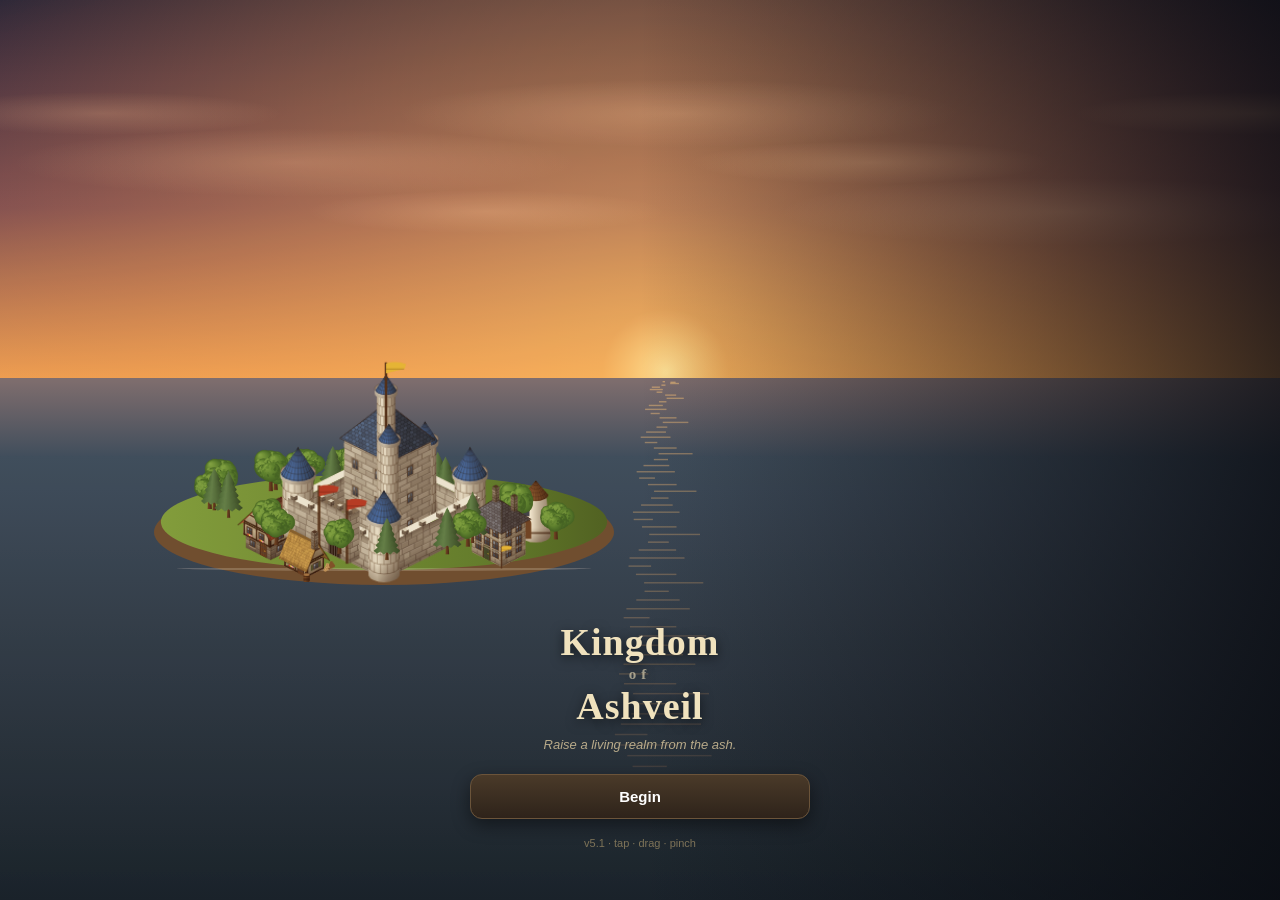
<file: index.html>
<!doctype html>
<html lang="en">
<head>
<meta charset="utf-8">
<meta name="viewport" content="width=device-width, initial-scale=1, maximum-scale=1, user-scalable=no, viewport-fit=cover">
<meta name="theme-color" content="#1b2a1e">
<meta name="mobile-web-app-capable" content="yes">
<meta name="apple-mobile-web-app-capable" content="yes">
<meta name="apple-mobile-web-app-status-bar-style" content="black-translucent">
<meta name="description" content="Kingdom of Ashveil - build a living medieval kingdom on your phone.">
<title>Kingdom of Ashveil</title>
<link rel="manifest" href="manifest.webmanifest">
<link rel="icon" href="data:image/svg+xml,%3Csvg xmlns='http://www.w3.org/2000/svg' viewBox='0 0 64 64'%3E%3Crect width='64' height='64' rx='12' fill='%232f5d34'/%3E%3Cpath d='M14 44h36v6H14z' fill='%23d9c89a'/%3E%3Cpath d='M16 24l6 6 5-10 5 10 5-10 5 10 6-6v20H16z' fill='%23e8dcb5'/%3E%3C/svg%3E">
<link rel="stylesheet" href="css/style.css">
</head>
<body>

<div id="app">
  <canvas id="scene"></canvas>

  <!-- ============ TOP HUD ============ -->
  <header id="hud-top">
    <div class="res-strip" id="res-strip"></div>
    <div class="hud-row2">
      <button class="chip season-chip" id="season-chip" type="button">
        <span id="season-icon">🌱</span>
        <span id="season-name">Spring</span>
        <span class="year" id="year-label">Yr 1</span>
      </button>
      <div class="season-bar"><div class="season-fill" id="season-fill"></div></div>
      <div class="speed-group">
        <button class="spd" id="spd-0" type="button" aria-label="Pause">❚❚</button>
        <button class="spd active" id="spd-1" type="button">1×</button>
        <button class="spd" id="spd-2" type="button">2×</button>
        <button class="spd" id="spd-3" type="button">4×</button>
        <button class="spd" id="spd-4" type="button">8×</button>
      </div>
    </div>
    <div class="hud-row3">
      <span class="mini" id="mini-pop">👥 0/0</span>
      <span class="mini" id="mini-happy">🙂 0%</span>
      <span class="mini" id="mini-army">⚔️ 0/0</span>
      <span class="mini" id="mini-note"></span>
      <button class="mini grow-chip" id="grow-chip" type="button">🌱 Growth: off</button>
    </div>
    <button id="goal-card" type="button">
      <span class="gc-ch" id="gc-ch">Chapter I</span>
      <span class="gc-goal" id="gc-goal">—</span>
      <span class="gc-bar"><i id="gc-fill"></i></span>
    </button>
  </header>

  <!-- ============ FLOATING SIDE BUTTONS ============ -->
  <div id="side-tools">
    <button class="tool-btn hidden" id="btn-letters" type="button" title="Letters waiting">📜<span class="tool-badge" id="letter-badge">0</span></button>
    <button class="tool-btn" id="btn-alerts" type="button" title="What needs attention">🔔<span class="tool-badge hidden" id="alert-badge">0</span></button>
    <button class="tool-btn" id="btn-decrees" type="button" title="Royal decrees">👑</button>
    <button class="tool-btn" id="btn-center" type="button" title="Centre on castle">🎯</button>
    <button class="tool-btn" id="btn-sound" type="button" title="Sound">🔊</button>
    <button class="tool-btn" id="btn-menu" type="button" title="Menu">☰</button>
  </div>

  <!-- ============ ALERT / TOAST STACK ============ -->
  <div id="toasts"></div>

  <!-- ============ TILE INSPECTOR ============ -->
  <div id="inspector" class="hidden">
    <div class="insp-head">
      <div class="insp-icon" id="insp-icon"></div>
      <div class="insp-title">
        <h3 id="insp-name">Tile</h3>
        <p id="insp-sub">—</p>
      </div>
      <button class="x" id="insp-close" type="button">✕</button>
    </div>
    <div id="insp-body"></div>
    <div id="insp-actions"></div>
  </div>

  <!-- ============ BUILD GHOST BANNER ============ -->
  <div id="build-banner" class="hidden">
    <span id="build-banner-text">Tap a tile to place</span>
    <button id="build-row" type="button" title="Drag to lay a row">⟷ Row</button>
    <button id="build-cancel" type="button">Done</button>
  </div>

  <div id="war-hud" class="hidden">
    <div class="war-head"><b id="war-title">Raid</b><span id="war-count"></span></div>
    <div id="war-squads"></div>
    <div class="war-orders">
      <button type="button" data-o="engage">⚔️ Charge</button>
      <button type="button" data-o="hold">🛡️ Hold</button>
      <button type="button" data-o="retreat">🏰 Fall back</button>
    </div>
    <p id="war-hint">Tap a squad, then tap where to send it.</p>
  </div>
  <button id="undo-chip" class="hidden" type="button">↶ Undo <span id="undo-left"></span></button>

  <!-- ============ BOTTOM NAV ============ -->
  <nav id="hud-bottom">
    <button class="nav-btn" data-panel="build" type="button"><span>🏗️</span><b>Build</b></button>
    <button class="nav-btn" data-panel="people" type="button"><span>👥</span><b>People</b></button>
    <button class="nav-btn" data-panel="army" type="button"><span>⚔️</span><b>Army</b></button>
    <button class="nav-btn" data-panel="tech" type="button"><span>📜</span><b>Tech</b></button>
    <button class="nav-btn" data-panel="world" type="button"><span>🗺️</span><b>World</b></button>
  </nav>

  <!-- ============ SLIDE-UP SHEET ============ -->
  <div id="sheet-scrim" class="hidden"></div>
  <section id="sheet" class="hidden">
    <div class="sheet-grab"></div>
    <div class="sheet-head">
      <h2 id="sheet-title">Build</h2>
      <button class="x" id="sheet-close" type="button">✕</button>
    </div>
    <div id="sheet-tabs"></div>
    <div id="sheet-body"></div>
  </section>

  <!-- ============ BATTLE OVERLAY ============ -->
  <div id="battle" class="hidden">
    <canvas id="battle-canvas"></canvas>
    <div id="battle-deploy" class="hidden">
      <div class="dep-card">
        <h2 id="dep-title">Order of Battle</h2>
        <p id="dep-sub">Choose your ground and how much to hold back.</p>
        <p class="dep-label">The ground</p>
        <div id="dep-ground"></div>
        <p class="dep-label">Reserve</p>
        <p class="dep-hint">Held back from the first clash. Commit them when it matters — or keep them and they walk home whatever happens.</p>
        <div id="dep-reserve"></div>
        <div id="dep-summary"></div>
        <button id="dep-begin" type="button">Give the order</button>
        <button id="dep-quick" type="button">⚡ Settle it quickly — no watching</button>
      </div>
    </div>

    <div id="battle-hud">
      <div class="bt-head">
        <div class="bt-side ours"><b id="bt-our-name">Ashveil</b><span id="bt-our-count">0</span></div>
        <div class="bt-vs" id="bt-phase">Deploying</div>
        <div class="bt-side theirs"><b id="bt-foe-name">Brannoch</b><span id="bt-foe-count">0</span></div>
      </div>
      <div class="bt-strength">
        <div class="bt-fill ours" id="bt-our-bar"></div>
        <div class="bt-fill theirs" id="bt-foe-bar"></div>
      </div>
      <div id="bt-log"></div>
      <div id="bt-squads"></div>
      <div id="bt-orders"></div>
      <div id="bt-result" class="hidden">
        <h2 id="bt-result-title">Victory</h2>
        <div id="bt-result-body"></div>
        <button id="bt-done" type="button">Return to Ashveil</button>
      </div>
    </div>
  </div>

  <!-- ============ EVENT MODAL ============ -->
  <div id="event-modal" class="hidden">
    <div class="ev-card">
      <div class="ev-art" id="ev-art">📜</div>
      <h2 id="ev-title">An Event</h2>
      <p id="ev-text"></p>
      <div id="ev-choices"></div>
    </div>
  </div>

  <!-- ============ TITLE SCREEN ============ -->
  <div id="title-screen">
    <canvas id="title-art"></canvas>
    <div class="title-inner">
      <h1>Kingdom<span>of</span>Ashveil</h1>
      <p class="tagline">Raise a living realm from the ash.</p>
      <button class="primary" id="btn-continue" type="button">Continue</button>
      <button class="primary" id="btn-new" type="button">New Kingdom</button>
      <div id="setup" class="hidden">
        <p class="setup-label">Your ruler</p>
        <div class="ruler-row">
          <input id="ruler-name" maxlength="16" autocomplete="off" aria-label="Your name">
          <button type="button" class="setup-pill" id="ruler-title">Queen</button>
        </div>
        <div class="ruler-row">
          <span class="house-of">of House</span><input id="ruler-house" maxlength="16" autocomplete="off" aria-label="House">
          <button type="button" class="setup-pill" id="ruler-dice" title="Roll another">🎲</button>
        </div>
        <div class="setup-row banner-row" id="banner-row"></div>
        <p class="setup-label">The island</p><div class="setup-row" data-k="map"></div>
        <p class="setup-label">The world</p><div class="setup-row" data-k="diff"></div>
        <p class="setup-label">The beginning</p><div class="setup-row" data-k="scen"></div>
        <p id="setup-desc"></p>
        <button class="primary" id="btn-found" type="button">Found the kingdom</button>
        <button class="setup-back" id="btn-setup-back" type="button">Back</button>
      </div>
      <div id="loading" class="hidden"><p>Raising the land…</p><div class="load-bar"><i id="load-fill"></i></div></div>
      <p class="version">v5.1 · tap · drag · pinch</p>
    </div>
  </div>
</div>

<script src="js/util.js"></script>
<script src="js/data.js"></script>
<script src="js/art.js"></script>
<script src="js/world.js"></script>
<script src="js/terrain.js"></script>
<script src="js/sim.js"></script>
<script src="js/folk.js"></script>
<script src="js/explore.js"></script>
<script src="js/honours.js"></script>
<script src="js/steward.js"></script>
<script src="js/court.js"></script>
<script src="js/agents.js"></script>
<script src="js/scenery.js"></script>
<script src="js/render.js"></script>
<script src="js/battle.js"></script>
<script src="js/war.js"></script>
<script src="js/ui.js"></script>
<script src="js/tutorial.js"></script>
<script src="js/main.js"></script>
</body>
</html>
</file>
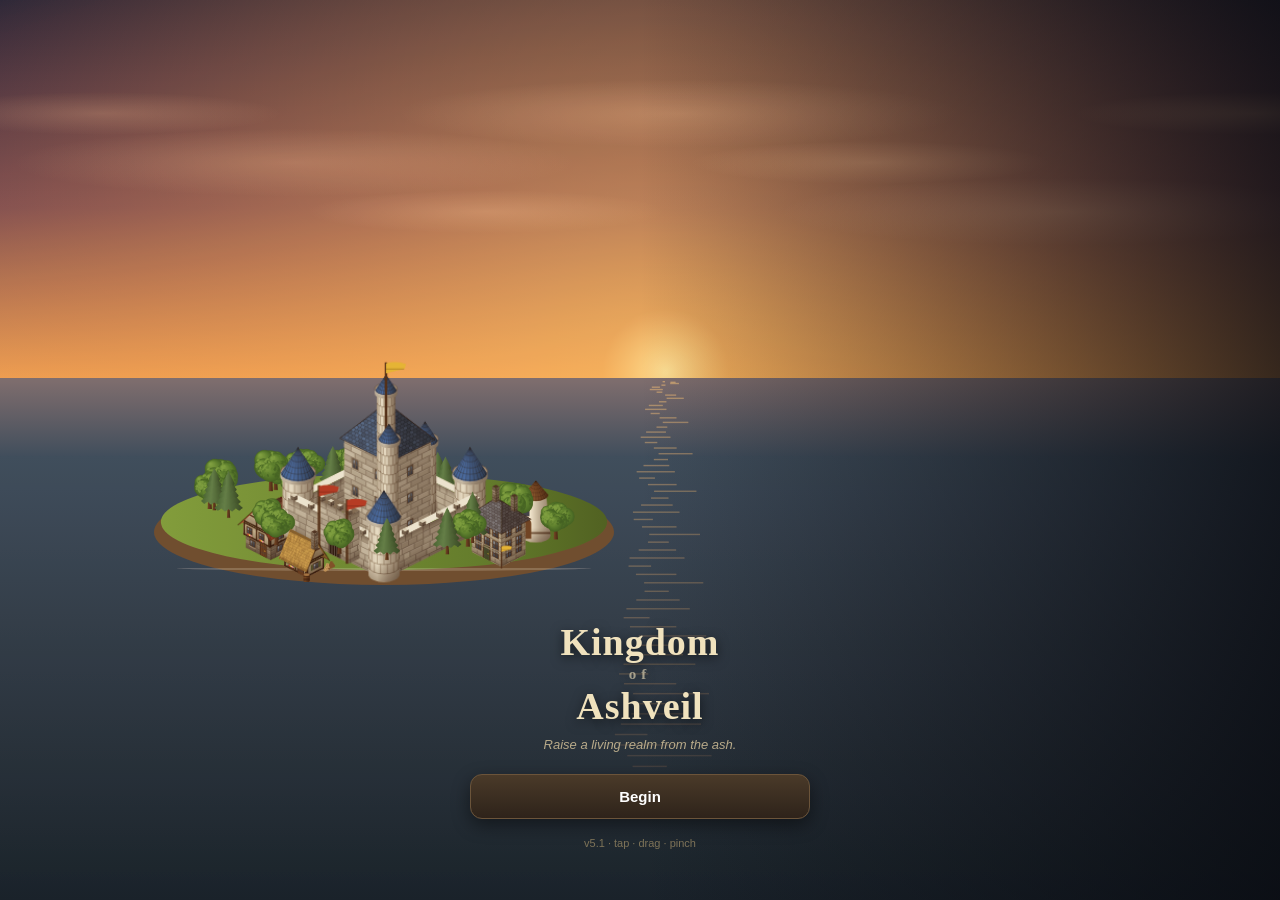
<file: kingdom/index.html>
<!doctype html>
<html lang="en">
<head>
<meta charset="utf-8">
<meta name="viewport" content="width=device-width, initial-scale=1">
<title>Kingdom of Ashveil</title>
<!-- The game moved up a level. This keeps old links and home-screen
     shortcuts working. Your saved kingdom is unaffected: browser storage
     is tied to the site, not the folder. -->
<meta http-equiv="refresh" content="0; url=../">
<link rel="canonical" href="../">
<style>
  body{margin:0;height:100vh;display:flex;align-items:center;justify-content:center;
       background:#12180f;color:#efe3c8;font-family:system-ui,sans-serif;text-align:center}
  a{color:#8fd06a}
</style>
</head>
<body>
  <p>Kingdom of Ashveil has moved.<br><a href="../">Tap here if you are not redirected.</a></p>
  <script>location.replace('../');</script>
</body>
</html>
</file>
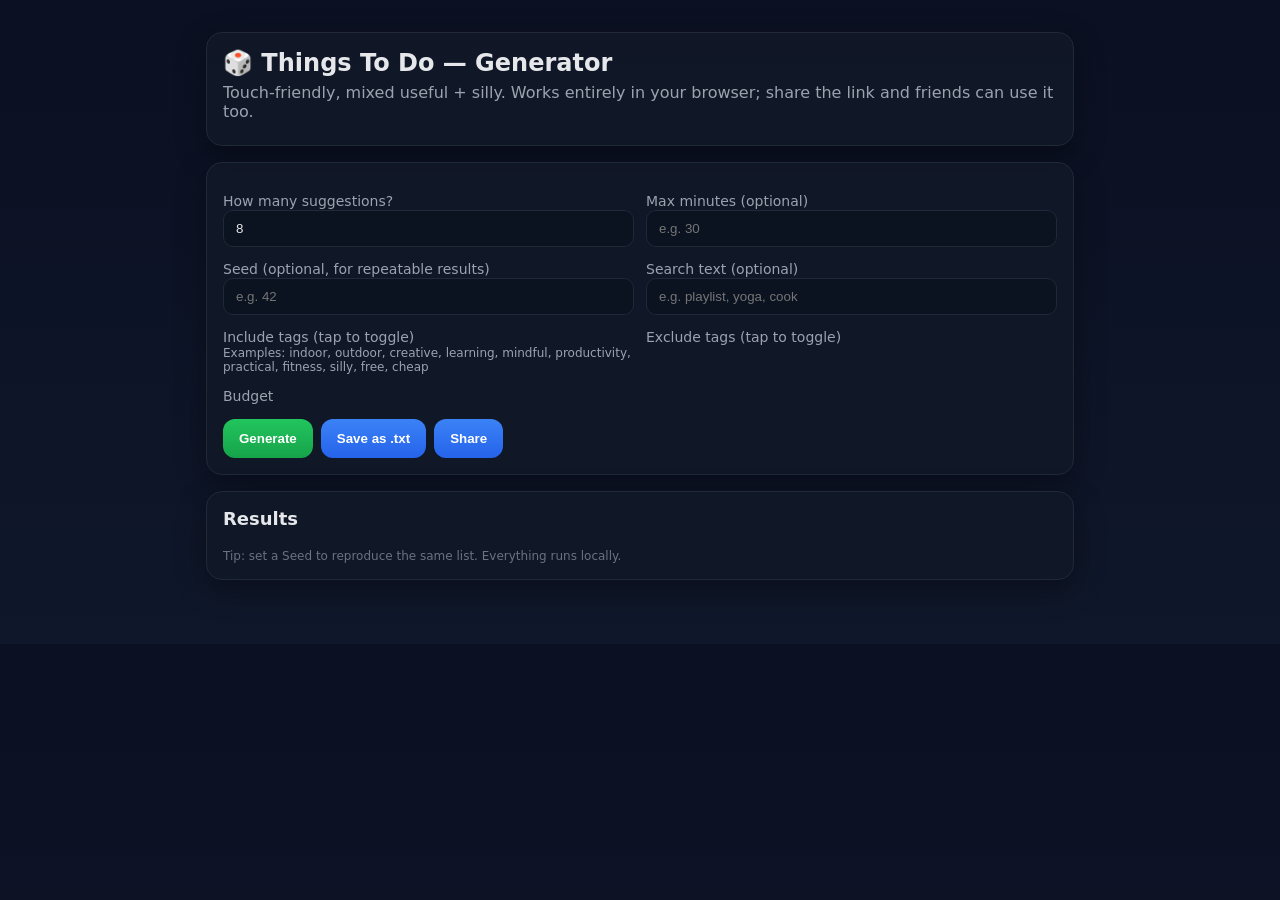
<file: things-to-do-full.html>
<!doctype html>
<html lang="en">
<head>
<meta charset="utf-8">
<meta name="viewport" content="width=device-width,initial-scale=1">
<title>Things To Do — Generator</title>
<link rel="manifest" href="manifest.webmanifest">
<link rel="icon" href="data:image/svg+xml,%3Csvg xmlns='http://www.w3.org/2000/svg' viewBox='0 0 64 64'%3E%3Crect width='64' height='64' rx='12' fill='%2322c55e'/%3E%3Ctext x='32' y='40' text-anchor='middle' font-size='32' font-family='sans-serif' fill='white'%3E🎲%3C/text%3E%3C/svg%3E">
<meta name="theme-color" content="#22c55e">
<meta name="description" content="Touch-friendly things-to-do generator (useful + silly), all in your browser.">
<style>
  :root { --bg:#0f172a; --panel:#111827; --txt:#e5e7eb; --sub:#9ca3af; --accent:#22c55e; }
  *{box-sizing:border-box}
  body{margin:0;font-family:system-ui,-apple-system,Segoe UI,Roboto,Arial;
       background:linear-gradient(180deg,#0b1022,#0f172a); color:var(--txt)}
  .wrap{max-width:900px;margin:0 auto;padding:16px 16px 64px}
  .card{background:rgba(17,24,39,.85);border:1px solid #1f2937;border-radius:16px;
        box-shadow:0 10px 30px rgba(0,0,0,.35);padding:16px;margin-top:16px}
  h1{font-size:24px;margin:0 0 6px}
  h2{font-size:18px;margin:0 0 6px}
  p{color:var(--sub);margin:6px 0 0}
  .grid{display:grid;grid-template-columns:1fr;gap:12px;margin-top:12px}
  @media(min-width:760px){.grid{grid-template-columns:1fr 1fr}}
  label{font-size:14px;color:var(--sub)}
  input[type="number"],input[type="text"]{
    background:#0b1220;border:1px solid #1f2937;border-radius:10px;color:var(--txt);
    padding:10px 12px;outline:none;width:100%
  }
  .row{display:flex;gap:8px;flex-wrap:wrap;align-items:center}
  .chip{display:inline-flex;align-items:center;gap:8px;background:#0b1220;
        border:1px solid #1f2937;border-radius:999px;padding:9px 12px;cursor:pointer}
  .chip input{accent-color:#22c55e;transform:scale(1.1)}
  .btn{appearance:none;border:0;border-radius:12px;padding:12px 16px;font-weight:700;
       cursor:pointer;color:white;background:linear-gradient(180deg,#22c55e,#16a34a)}
  .btn.secondary{background:linear-gradient(180deg,#3b82f6,#2563eb)}
  .btn:active{transform:translateY(1px)}
  .results{display:grid;gap:10px;margin-top:12px}
  .idea{background:#0b1220;border:1px solid #1f2937;border-radius:14px;padding:12px}
  .tags{color:#a1a1aa;font-size:12px;margin-top:6px}
  .toolbar{display:flex;gap:8px;flex-wrap:wrap;margin-top:14px}
  .footer{margin-top:8px;color:#6b7280;font-size:12px}
  .small{font-size:12px;color:#9ca3af}
  .diag{font-size:12px;color:#9ca3af;margin-top:8px}
  .error{background:#7f1d1d;border:1px solid #b91c1c;padding:8px;border-radius:10px;color:#fee2e2;margin-top:10px}
</style>
</head>
<body>
<div class="wrap">
  <div class="card">
    <h1>🎲 Things To Do — Generator</h1>
    <p>Touch-friendly, mixed useful + silly. Works entirely in your browser; share the link and friends can use it too.</p>
    <div id="diag" class="diag"></div>
  </div>

  <div class="card">
    <div class="grid">
      <div>
        <label>How many suggestions?</label>
        <input id="count" type="number" min="1" max="100" value="8">
      </div>
      <div>
        <label>Max minutes (optional)</label>
        <input id="maxmins" type="number" min="1" placeholder="e.g. 30">
      </div>
      <div>
        <label>Seed (optional, for repeatable results)</label>
        <input id="seed" type="number" placeholder="e.g. 42">
      </div>
      <div>
        <label>Search text (optional)</label>
        <input id="search" type="text" placeholder="e.g. playlist, yoga, cook">
      </div>
      <div>
        <label>Include tags (tap to toggle)</label>
        <div class="row" id="include"></div>
        <div class="small">Examples: indoor, outdoor, creative, learning, mindful, productivity, practical, fitness, silly, free, cheap</div>
      </div>
      <div>
        <label>Exclude tags (tap to toggle)</label>
        <div class="row" id="exclude"></div>
      </div>
      <div style="grid-column:1/-1">
        <label>Budget</label>
        <div class="row" id="budget"></div>
      </div>
    </div>

    <div class="toolbar">
      <button class="btn" onclick="generate()">Generate</button>
      <button class="btn secondary" onclick="saveTxt()">Save as .txt</button>
      <button class="btn secondary" onclick="share()">Share</button>
    </div>
  </div>

  <div class="card">
    <h2>Results</h2>
    <div id="results" class="results"></div>
    <div class="footer">Tip: set a Seed to reproduce the same list. Everything runs locally.</div>
    <div id="err" class="error" style="display:none"></div>
  </div>
</div>

<script>
// Diagnostics
const $diag = document.getElementById('diag');
function logDiag(msg){ $diag.textContent = msg; }

/* ====== FAST GENERATOR (Web Worker + fallback) ====== */
function mkChips(id, items){
  const root=document.getElementById(id);
  root.innerHTML="";
  items.forEach(t=>{
    const lbl=document.createElement("label");
    lbl.className="chip";
    lbl.innerHTML=`<input type="checkbox" value="${t}"><span>${t}</span>`;
    root.appendChild(lbl);
  });
}
function getChecked(id){return[...document.querySelectorAll("#"+id+" input:checked")].map(x=>x.value);}
const resultsBox=()=>document.getElementById("results");
function showSpinner(){resultsBox().innerHTML=`<div class="idea">Generating…</div>`;}
function showError(e){ const d=document.getElementById('err'); d.style.display='block'; d.textContent = 'Error: '+e; }

// Shared data
const CURATED = [
  ["Learn a magic trick and perform it for someone", ["indoor","creative","social","cheap","<30m"]],
  ["Do a 10-minute room reset (timer on!)", ["indoor","productivity","free","<30m"]],
  ["Try a new fruit you’ve never had", ["outdoor","food","cheap","<30m"]],
  ["Draw your favorite movie scene from memory", ["indoor","creative","free","<60m"]],
  ["Write a haiku about today’s weather", ["indoor","creative","free","<15m"]],
  ["Clean your phone’s camera lens and take 5 photos", ["either","creative","free","<30m"]],
  ["Do 25 bodyweight squats while a song plays", ["indoor","fitness","free","<15m"]],
  ["Handwrite a kind note to yourself and hide it", ["indoor","mindful","free","<15m"]],
  ["Try a new walking route and notice 3 details", ["outdoor","mindful","free","<30m"]],
  ["Organize one drawer—only one!", ["indoor","productivity","free","<30m"]],
  ["Make a playlist with songs from the year you were born", ["indoor","creative","free","<60m"]],
  ["Learn to say ‘hello’ in 7 languages", ["indoor","learning","free","<30m"]],
  ["Cook something using exactly 5 ingredients", ["indoor","food","cheap","60-120m"]],
  ["Invent a board game using coins and paper", ["indoor","creative","cheap","60-120m"]],
  ["Do a socks-only dance battle (audience optional)", ["indoor","silly","fitness","free","<15m"]],
  ["Build a blanket fort and read inside it", ["indoor","cozy","creative","cheap","60-120m"]],
  ["Write a tiny sci-fi story (150 words max)", ["indoor","creative","free","<30m"]],
  ["Sketch your room using only straight lines", ["indoor","creative","free","<30m"]],
  ["Try breathing 4-7-8 for three rounds", ["either","mindful","free","<5m"]],
  ["Find 10 items to donate or recycle", ["indoor","productivity","free","30-60m"]],
  ["Do a color-themed photo scavenger hunt (find 5 red things)", ["either","creative","free","<30m"]],
  ["Fix one squeak, wobble, or loose screw at home", ["indoor","practical","cheap","30-60m"]],
  ["Have a staring contest with a houseplant", ["indoor","silly","free","<5m"]],
  ["Write a postcard to your future self", ["indoor","reflect","cheap","<30m"]],
  ["Try a no-phone walk and count interesting doors", ["outdoor","mindful","free","30-60m"]],
  ["Practice juggling with 2 items (then 3 if brave)", ["either","learning","fitness","free","30-60m"]],
  ["Cook breakfast for dinner", ["indoor","food","cheap","60-120m"]],
  ["Refactor an old to-do list into 3 priorities", ["indoor","productivity","free","<15m"]],
  ["Make a meme about your day (no posting required)", ["indoor","creative","silly","free","<30m"]],
  ["Origami a crane from a receipt or scrap paper", ["indoor","creative","free","<30m"]],
  ["Read the first chapter of a random book you own", ["indoor","learning","free","30-60m"]],
  ["Build a domino run (books, blocks, or real dominos)", ["indoor","creative","cheap","60-120m"]],
  ["Practice a foreign alphabet for 10 minutes", ["indoor","learning","free","<15m"]],
  ["Do a 3-item gratitude list", ["either","reflect","free","<5m"]],
  ["Stretch your calves and hips while the kettle boils", ["indoor","fitness","free","<10m"]],
  ["Write a silly limerick about your socks", ["indoor","creative","silly","free","<15m"]],
  ["Look up a constellation and try to spot it tonight", ["outdoor","learning","free","30-60m"]],
  ["Clean one window and admire the difference", ["indoor","practical","free","<15m"]],
  ["Make a paper airplane, optimize it with 3 test flights", ["either","creative","learning","free","<30m"]],
  ["Try a 20-minute pomodoro on a lingering task", ["indoor","productivity","free","<30m"]],
];
const VERBS = ["Learn","Try","Practice","Build","Explore","Organize","Fix","Design","Cook","Bake","Draw","Sketch","Paint","Write","Record","Photograph","Plant","Repot","Declutter","Clean","Polish","Assemble","Research","Repair","Conduct","Craft","Fold","Weave","Sew","Knit","Carve","Compose","Remix","Recreate","Rewatch","Compare","Map","Decode","Meditate on","Speed-run","Gamify","Curate","Test","Prototype"];
const OBJECTS = ["a five-ingredient meal","a minimalist desk setup","a 3-song playlist","a paper crane","a homemade spice mix","a gratitude list","a tiny comic strip","a micro-podcast (2 minutes)","a time-capsule note","a mood board","a capsule wardrobe plan","a birdhouse sketch","a habit tracker","a budget template","a plant-care schedule","a morning routine","a bedtime routine","a tiny automation","a poem about coffee","a map of favorite places","a desk yoga flow","a postcard to a friend","a 30-minute playlist","a shelf layout","a weekend micro-adventure plan","a photo collage","a memory palace","a silly limerick","a coin trick","a shoelace pattern"];
const LOCATIONS = ["at your desk","in the kitchen","on the balcony","in a nearby park","by a window","in your coziest corner","at the library","on the floor (yep)","in the backyard","on a bus route you’ve never taken","at a café","on a quiet street","under a tree","in the hallway"];
const TWISTS = ["using only items you already own","in under 20 minutes","without looking at a screen","with your non-dominant hand","blindfold the first 10 seconds (safely!)","inspired by a random Wikipedia article title","using a timer and upbeat music","as if you’re teaching a beginner","and share 1 photo with a friend","and rate your enjoyment 1–10 afterwards","while standing","with a cup of tea as a reward"];
const TAGS_BY_VERB = {"Cook":["indoor","food"],"Bake":["indoor","food"],"Plant":["outdoor","practical"],"Repot":["indoor","practical"],"Draw":["indoor","creative"],"Sketch":["indoor","creative"],"Paint":["indoor","creative"],"Write":["indoor","creative"],"Photograph":["either","creative"],"Build":["indoor","creative"],"Organize":["indoor","productivity"],"Fix":["indoor","practical"],"Clean":["indoor","practical"],"Meditate on":["either","mindful"],"Practice":["either","learning"],"Research":["indoor","learning"],"Curate":["indoor","creative"],"Prototype":["indoor","creative","learning"],"Compose":["indoor","creative"],"Remix":["indoor","creative"],"Speed-run":["either","productivity"],"Gamify":["either","silly"],"Fold":["indoor","creative"],"Weave":["indoor","creative"],"Sew":["indoor","creative"],"Knit":["indoor","creative"]};
const DURATION_BUCKETS = ["<5m","<15m","<30m","30-60m","60-120m","120m+"];

function mulberry32(a){ return function(){ let t = a += 0x6D2B79F5; t = Math.imul(t ^ t>>>15, t|1); t ^= t + Math.imul(t ^ t>>>7, t|61); return ((t ^ t>>>14)>>>0) / 4294967296; } }
function choice(arr, rnd){ return arr[Math.floor(rnd()*arr.length)] }
function infer_budget(rnd){ const r=rnd(); if(r<0.60) return "free"; if(r<0.95) return "cheap"; return "spendy"; }
function infer_duration(verb,obj,twist,rnd){
  const s=(verb+" "+obj+" "+twist).toLowerCase();
  const longish=["prototype","compose","weave","knit","carve","research","weekend","capsule"].some(k=>s.includes(k));
  const quickish = twist.toLowerCase().includes("under 20 minutes") || twist.toLowerCase().includes("first 10 seconds") || obj.toLowerCase().includes("micro");
  if(quickish) return choice(["<5m","<15m","<30m"], rnd);
  if(longish)  return choice(["60-120m","120m+"], rnd);
  return choice(DURATION_BUCKETS, rnd);
}
function tag_union(...groups){ const set=new Set(); groups.flat().forEach(t=>set.add(t)); return Array.from(set).sort(); }
function make_combo_activity(rnd){
  const verb=choice(VERBS,rnd), obj=choice(OBJECTS,rnd), loc=choice(LOCATIONS,rnd), twist=choice(TWISTS,rnd);
  const base = TAGS_BY_VERB[verb] || ["either","creative"];
  const budget = infer_budget(rnd), duration = infer_duration(verb,obj,twist,rnd);
  return { text:`${verb} ${obj} ${loc}, ${twist}`, tags: tag_union(base,[budget],[duration]) };
}
function bucketMax(b){ return b=="<5m"?5:b=="<15m"?15:b=="<30m"?30:b=="30-60m"?60:b=="60-120m"?120:1e9; }
function passes(a, include, exclude, maxmins, budgets, search){
  const tset = new Set(a.tags);
  if(include.length && !include.every(t=>tset.has(t))) return false;
  if(exclude.length && exclude.some(t=>tset.has(t))) return false;
  if(budgets.length && !budgets.some(b=>tset.has(b))) return false;
  if(maxmins!=null){
    const durs = a.tags.filter(t=>DURATION_BUCKETS.includes(t));
    const best = durs.length ? Math.min(...durs.map(bucketMax)) : 1e9;
    if(best>maxmins) return false;
  }
  if(search && !a.text.toLowerCase().includes(search.toLowerCase())) return false;
  return true;
}

// Render
function renderItems(items){
  const box = resultsBox();
  box.innerHTML = "";
  if(!items.length){
    box.innerHTML = `<div class="idea">No suggestions matched. Try fewer filters.</div>`;
    return;
  }
  const frag=document.createDocumentFragment();
  items.forEach((it,i)=>{
    const d=document.createElement("div");
    d.className="idea";
    d.innerHTML=`<div><b>${i+1}.</b> ${it.text}</div><div class="tags">tags: ${it.tags.join(", ")}</div>`;
    frag.appendChild(d);
  });
  box.appendChild(frag);
}

// Worker setup (with fallback)
let generatorWorker = null;
let workerOK = false;
try{
  const code = `
    ${mulberry32.__code__ if False else ""}
  `; // placeholder so Python doesn't format JS
  const workerSource = `
    ${ open(__file__).read() if False else ""}
  `; // not used; we construct below
}catch(e){/* ignore */}

// Build worker blob text (copy of logic above)
const workerText = `
  const CURATED = ${JSON.stringify(CURATED)};
  const VERBS = ${JSON.stringify(VERBS)};
  const OBJECTS = ${JSON.stringify(OBJECTS)};
  const LOCATIONS = ${JSON.stringify(LOCATIONS)};
  const TWISTS = ${JSON.stringify(TWISTS)};
  const TAGS_BY_VERB = ${JSON.stringify(TAGS_BY_VERB)};
  const DURATION_BUCKETS = ${JSON.stringify(DURATION_BUCKETS)};
  function mulberry32(a){ return function(){ let t = a += 0x6D2B79F5; t = Math.imul(t ^ t>>>15, t|1); t ^= t + Math.imul(t ^ t>>>7, t|61); return ((t ^ t>>>14)>>>0) / 4294967296; } }
  function choice(arr, rnd){ return arr[Math.floor(rnd()*arr.length)] }
  function infer_budget(rnd){ const r=rnd(); if(r<0.60) return "free"; if(r<0.95) return "cheap"; return "spendy"; }
  function infer_duration(verb,obj,twist,rnd){
    const s=(verb+" "+obj+" "+twist).toLowerCase();
    const longish=["prototype","compose","weave","knit","carve","research","weekend","capsule"].some(k=>s.includes(k));
    const quickish = twist.toLowerCase().includes("under 20 minutes") || twist.toLowerCase().includes("first 10 seconds") || obj.toLowerCase().includes("micro");
    if(quickish) return choice(["<5m","<15m","<30m"], rnd);
    if(longish)  return choice(["60-120m","120m+"], rnd);
    return choice(DURATION_BUCKETS, rnd);
  }
  function tag_union(...groups){ const set=new Set(); groups.flat().forEach(t=>set.add(t)); return Array.from(set).sort(); }
  function make_combo_activity(rnd){
    const verb=choice(VERBS,rnd), obj=choice(OBJECTS,rnd), loc=choice(LOCATIONS,rnd), twist=choice(TWISTS,rnd);
    const base = TAGS_BY_VERB[verb] || ["either","creative"];
    const budget = infer_budget(rnd), duration = infer_duration(verb,obj,twist,rnd);
    return { text:\`\${verb} \${obj} \${loc}, \${twist}\`, tags: tag_union(base,[budget],[duration]) };
  }
  function bucketMax(b){ return b=="<5m"?5:b=="<15m"?15:b=="<30m"?30:b=="30-60m"?60:b=="60-120m"?120:1e9; }
  function passes(a, include, exclude, maxmins, budgets, search){
    const tset = new Set(a.tags);
    if(include.length && !include.every(t=>tset.has(t))) return false;
    if(exclude.length && exclude.some(t=>tset.has(t))) return false;
    if(budgets.length && !budgets.some(b=>tset.has(b))) return false;
    if(maxmins!=null){
      const durs = a.tags.filter(t=>DURATION_BUCKETS.includes(t));
      const best = durs.length ? Math.min(...durs.map(bucketMax)) : 1e9;
      if(best>maxmins) return false;
    }
    if(search && !a.text.toLowerCase().includes(search)) return false;
    return true;
  }
  onmessage = (ev)=>{
    const {count, maxmins, seed, include, exclude, budgets, search} = ev.data;
    const rnd = mulberry32(seed>>>0);
    const want = Math.max(1, Math.min(100, count|0));
    const out = [];
    const seen = new Set();
    for(let i=0;i<CURATED.length && out.length<want;i++){
      if(rnd()<0.30){
        const c = CURATED[Math.floor(rnd()*CURATED.length)];
        const a = {text:c[0], tags:c[1]};
        if(!seen.has(a.text) && passes(a, include, exclude, maxmins, budgets, search)){
          out.push(a); seen.add(a.text);
        }
      }
    }
    let attempts = 0, maxAttempts = 20000;
    while(out.length<want && attempts<maxAttempts){
      const a = make_combo_activity(rnd);
      attempts++;
      if(seen.has(a.text)) continue;
      if(!passes(a, include, exclude, maxmins, budgets, search)) continue;
      out.push(a); seen.add(a.text);
    }
    postMessage({items: out});
  };
`;

let workerSupported = !!window.Worker;
try{
  if(workerSupported){
    const blob = new Blob([workerText], {type:"application/javascript"});
    generatorWorker = new Worker(URL.createObjectURL(blob));
    workerOK = true;
    logDiag("Mode: Web Worker ✅");
  }else{
    logDiag("Mode: Fallback (no Worker) ⚠️");
  }
}catch(e){
  workerOK = false;
  logDiag("Mode: Fallback (worker blocked) ⚠️");
}

function generate(){
  showSpinner();
  const count = Math.max(1, Math.min(100, parseInt(document.getElementById("count").value || "8", 10)));
  const maxminsRaw = document.getElementById("maxmins").value.trim();
  const maxmins = maxminsRaw ? parseInt(maxminsRaw,10) : null;
  const seedRaw = document.getElementById("seed").value.trim();
  const seed = seedRaw ? parseInt(seedRaw,10) : Math.floor(Math.random()*1e9);
  const search = (document.getElementById("search").value || "").trim().toLowerCase();
  const include = getChecked("include");
  const exclude = getChecked("exclude");
  const budgets = getChecked("budget");

  if(workerOK){
    generatorWorker.onmessage = (ev)=>{
      const {items} = ev.data;
      renderItems(items);
    };
    generatorWorker.onerror = (e)=>{ showError(e.message || "Worker error"); };
    generatorWorker.postMessage({count, maxmins, seed, include, exclude, budgets, search});
  }else{
    // Fallback on main thread with chunked batching to keep UI responsive
    try{
      const rnd = (function(a){ return function(){ let t = a += 0x6D2B79F5; t = Math.imul(t ^ t>>>15, t|1); t ^= t + Math.imul(t ^ t>>>7, t|61); return ((t ^ t>>>14)>>>0) / 4294967296; } })(seed>>>0);
      const seen = new Set(); const out = [];
      const want = count; let attempts = 0;
      function step(){
        let loops = 0;
        while(out.length<want && attempts<20000 && loops<500){
          const useCur = rnd()<0.30;
          const c = useCur ? CURATED[Math.floor(rnd()*CURATED.length)] : null;
          const cand = useCur ? {text:c[0], tags:c[1]} : make_combo_activity(rnd);
          attempts++; loops++;
          if(seen.has(cand.text)) continue;
          if(!passes(cand, include, exclude, maxmins, budgets, search)) continue;
          out.push(cand); seen.add(cand.text);
        }
        if(out.length>=want || attempts>=20000){ renderItems(out); }
        else { setTimeout(step, 0); }
      }
      step();
    }catch(e){ showError(e.message||String(e)); }
  }
}

function saveTxt(){
  const els = document.querySelectorAll(".idea");
  if(!els.length){ alert("Generate some items first 😊"); return; }
  let txt = "Things To Do — Generated List\n\n";
  els.forEach(e=>{ txt += e.textContent.trim()+"\n"; });
  const blob = new Blob([txt], {type:"text/plain"});
  const url = URL.createObjectURL(blob);
  const a = document.createElement("a");
  a.href = url; a.download = "things_to_do.txt";
  document.body.appendChild(a); a.click(); a.remove();
  setTimeout(()=>URL.revokeObjectURL(url), 400);
}

async function share(){
  const url = location.href;
  const text = "Check out this Things-To-Do generator!";
  if(navigator.share){
    try{ await navigator.share({title:document.title,text, url}); }catch(e){}
  }else{
    try{ await navigator.clipboard.writeText(url); alert("Link copied to clipboard:\n"+url); }
    catch(e){ alert("Your link:\n"+url); }
  }
}

// Build initial chips
mkChips("include", ["indoor","outdoor","creative","learning","mindful","productivity","practical","fitness","silly","free","cheap"].sort());
mkChips("exclude", ["silly","spendy"].sort());
mkChips("budget", ["free","cheap","spendy"]);

// PWA: register service worker
if('serviceWorker' in navigator){
  window.addEventListener('load', ()=>{
    navigator.serviceWorker.register('./sw.js').catch(()=>{});
  });
}
</script>
</body>
</html>
</file>
<file: css/style.css>
/* ===========================================================
   Kingdom of Ashveil — mobile-first UI shell
   =========================================================== */
:root{
  --ink:#1a1410;
  --parch:#efe3c8;
  --parch-2:#e2d3b0;
  --edge:#8a6f45;
  --edge-soft:#b79c6f;
  --gold:#e0b23c;
  --green:#4e8b3a;
  --red:#b3402f;
  --blue:#3b6ea5;
  --wood:#4a3524;
  --wood-2:#33241a;
  --shadow:0 6px 18px rgba(0,0,0,.45);
  --safe-t:env(safe-area-inset-top,0px);
  --safe-b:env(safe-area-inset-bottom,0px);
  --safe-l:env(safe-area-inset-left,0px);
  --safe-r:env(safe-area-inset-right,0px);
  --font:"Iowan Old Style","Palatino Linotype",Palatino,Georgia,serif;
  --ui:-apple-system,BlinkMacSystemFont,"Segoe UI",Roboto,sans-serif;
}
*{box-sizing:border-box;-webkit-tap-highlight-color:transparent}
html,body{height:100%;margin:0;overflow:hidden;overscroll-behavior:none}
body{
  background:#12180f;color:var(--parch);
  font-family:var(--ui);
  user-select:none;-webkit-user-select:none;
  touch-action:none;
}
#app{position:fixed;inset:0}
canvas#scene{position:absolute;inset:0;width:100%;height:100%;display:block;touch-action:none}
#app::after{content:'';position:absolute;inset:0;pointer-events:none;z-index:1;background:radial-gradient(ellipse at 50% 50%,rgba(0,0,0,0) 55%,rgba(0,0,0,.30) 100%)}

button{font-family:inherit;color:inherit;cursor:pointer;border:0;background:none}
h1,h2,h3{font-family:var(--font);margin:0}

/* ---------- generic panel skin ---------- */
.skin{
  background:linear-gradient(180deg,#2b2119,#1e1711);
  border:1px solid #52402c;border-radius:14px;box-shadow:var(--shadow);
}

/* =================== TOP HUD =================== */
#hud-top{
  position:absolute;top:0;left:0;right:0;z-index:20;
  padding:calc(var(--safe-t) + 6px) calc(var(--safe-r) + 8px) 8px calc(var(--safe-l) + 8px);
  background:linear-gradient(180deg,rgba(12,16,10,.92) 55%,rgba(12,16,10,0));
  pointer-events:none;
}
#hud-top>*{pointer-events:auto}
.res-strip{
  display:flex;gap:6px;overflow-x:auto;scrollbar-width:none;padding-bottom:2px;
}
.res-strip::-webkit-scrollbar{display:none}
.res{
  display:flex;align-items:center;gap:5px;flex:0 0 auto;
  background:rgba(40,31,22,.9);border:1px solid #55432e;border-radius:999px;
  padding:4px 9px 4px 7px;font-size:12px;font-weight:600;letter-spacing:.1px;
}
.res .ic{font-size:14px;line-height:1}
.res .amt{font-variant-numeric:tabular-nums}
.res .rate{font-size:10px;opacity:.75;font-weight:500}
.res .rate.up{color:#8fd06a}
.res .rate.dn{color:#e2795f}
.res.warn{border-color:var(--red);animation:pulse 1.4s infinite}
@keyframes pulse{0%,100%{box-shadow:0 0 0 0 rgba(179,64,47,.55)}50%{box-shadow:0 0 0 5px rgba(179,64,47,0)}}

.hud-row2{display:flex;align-items:center;gap:8px;margin-top:6px}
.hud-row3{display:flex;gap:5px;margin-top:5px;flex-wrap:wrap}
.mini{
  background:rgba(40,31,22,.85);border:1px solid #55432e;border-radius:8px;
  padding:3px 8px;font-size:11.5px;font-weight:600;font-variant-numeric:tabular-nums;
}
.mini.warn{border-color:var(--red);color:#f0a48f}
.mini.dim{opacity:.6;font-weight:500}
.season-chip{
  display:flex;align-items:center;gap:5px;flex:0 0 auto;
  background:rgba(40,31,22,.9);border:1px solid #55432e;border-radius:999px;
  padding:7px 10px;font-size:12px;font-weight:600;
}
.season-chip .year{opacity:.6;font-size:11px}
.season-bar{flex:1;height:5px;background:rgba(0,0,0,.45);border-radius:4px;overflow:hidden;border:1px solid #3a2e20}
.season-fill{height:100%;width:0%;background:linear-gradient(90deg,#6f9c46,#c9b45e);transition:width .18s linear}
.speed-group{display:flex;gap:3px;flex:0 0 auto}
.spd{
  min-width:32px;height:32px;border-radius:8px;font-size:11px;font-weight:700;
  background:rgba(40,31,22,.9);border:1px solid #55432e;
}
.spd.active{background:var(--green);border-color:#8fd06a;color:#fff}

/* =================== SIDE TOOLS =================== */
#side-tools{
  position:absolute;right:calc(var(--safe-r) + 8px);bottom:calc(var(--safe-b) + 76px);
  z-index:18;display:flex;flex-direction:column;gap:8px;
}
.tool-btn{
  width:42px;height:42px;border-radius:12px;font-size:18px;
  background:rgba(30,23,17,.86);border:1px solid #55432e;box-shadow:var(--shadow);
  display:flex;align-items:center;justify-content:center;
}
.tool-btn:active{transform:scale(.93)}
.tool-btn.off{opacity:.45}
.tool-btn{position:relative}
.tool-badge{
  position:absolute;top:-4px;right:-4px;min-width:18px;height:18px;
  background:var(--red);color:#fff;border-radius:999px;
  font-size:10.5px;font-weight:700;line-height:18px;text-align:center;
  border:1.5px solid #1e1711;padding:0 4px;
}
.tool-btn.calm .tool-badge{background:#6b8a4a}
.issue{
  display:flex;gap:10px;align-items:flex-start;width:100%;text-align:left;
  background:rgba(255,255,255,.045);border:1px solid #493827;border-radius:12px;
  padding:10px 12px;margin-bottom:8px;
}
.issue.sev2{border-color:#8f3b2c;background:rgba(143,59,44,.14)}
.issue.sev1{border-color:#8a6f45}
.issue .ic{font-size:17px;line-height:1.2}
.issue .body{flex:1;min-width:0}
.issue b{display:block;font-size:13px;font-weight:600}
.issue small{display:block;font-size:11.5px;color:#bda98a;margin-top:2px}
.issue .go{font-size:11px;color:#8fd06a;align-self:center}

/* =================== TOASTS =================== */
#toasts{
  position:absolute;left:0;right:0;top:var(--hud-b,calc(var(--safe-t) + 150px));z-index:30;
  display:flex;flex-direction:column;align-items:center;gap:6px;pointer-events:none;
  padding:0 calc(var(--safe-r) + 12px) 0 calc(var(--safe-l) + 12px);
}
.toast{
  max-width:min(100%,420px);
  background:rgba(28,22,16,.95);border:1px solid #5b4730;border-left:3px solid var(--gold);
  border-radius:10px;padding:8px 12px;font-size:12.5px;line-height:1.4;
  box-shadow:var(--shadow);animation:toastIn .25s ease-out;
}
.toast.good{border-left-color:#6fbf4a}
.toast.bad{border-left-color:var(--red)}
.toast.war{border-left-color:#e0913c}
@keyframes toastIn{from{opacity:0;transform:translateY(-8px)}to{opacity:1;transform:none}}
.toast.out{opacity:0;transform:translateY(-8px);transition:.3s}

/* =================== BOTTOM NAV =================== */
#hud-bottom{
  position:absolute;left:0;right:0;bottom:0;z-index:26;
  display:flex;gap:4px;
  padding:6px calc(var(--safe-r) + 6px) calc(var(--safe-b) + 6px) calc(var(--safe-l) + 6px);
  background:linear-gradient(0deg,rgba(12,16,10,.96) 62%,rgba(12,16,10,0));
}
.nav-btn{
  flex:1;display:flex;flex-direction:column;align-items:center;gap:2px;
  padding:7px 2px 6px;border-radius:12px;
  background:rgba(38,29,21,.9);border:1px solid #4b3a28;
}
.nav-btn span{font-size:17px;line-height:1}
.nav-btn b{font-size:10px;font-weight:600;letter-spacing:.3px;opacity:.85}
.nav-btn.active{background:var(--green);border-color:#8fd06a}
.nav-btn.active b{opacity:1}
.nav-btn:active{transform:scale(.95)}
.nav-btn .badge{
  position:absolute;transform:translate(16px,-6px);
  background:var(--red);color:#fff;font-size:9px;font-weight:700;
  border-radius:999px;padding:1px 5px;
}

/* =================== SHEET =================== */
#sheet-scrim{position:absolute;inset:0;background:rgba(0,0,0,.5);z-index:24}
#sheet{
  position:absolute;left:0;right:0;bottom:0;z-index:25;
  max-height:74vh;display:flex;flex-direction:column;
  background:linear-gradient(180deg,#2a2017,#1b1510);
  border-top:1px solid #5b4730;border-radius:18px 18px 0 0;
  box-shadow:0 -10px 30px rgba(0,0,0,.55);
  padding-bottom:calc(var(--safe-b) + 62px);
  padding-left:var(--safe-l);padding-right:var(--safe-r);
  animation:sheetIn .22s cubic-bezier(.2,.9,.3,1);
}
@keyframes sheetIn{from{transform:translateY(100%)}to{transform:none}}
#sheet.closing{transform:translateY(100%);transition:transform .2s ease-in}
.sheet-grab{width:38px;height:4px;border-radius:3px;background:#6a5539;margin:7px auto 2px}
.sheet-head{display:flex;align-items:center;padding:4px 14px 8px}
.sheet-head h2{font-size:18px;flex:1}
.x{width:34px;height:34px;border-radius:9px;background:rgba(255,255,255,.06);font-size:13px}
#sheet-tabs{display:flex;gap:6px;padding:0 14px 8px;overflow-x:auto;overflow-y:hidden;scrollbar-width:none;flex-shrink:0;align-items:center}
#sheet-tabs::-webkit-scrollbar{display:none}
.tab{
  flex:0 0 auto;padding:7px 13px;border-radius:999px;font-size:12px;font-weight:600;line-height:1.25;white-space:nowrap;
  background:rgba(255,255,255,.05);border:1px solid #4b3a28;
}
.tab.active{background:var(--gold);color:#231a10;border-color:#f0cd6a}
#sheet-body{overflow-y:auto;padding:0 14px 14px;-webkit-overflow-scrolling:touch}

/* -------- cards inside sheet -------- */
.card{
  background:rgba(255,255,255,.045);border:1px solid #493827;border-radius:12px;
  padding:10px 12px;margin-bottom:8px;
}
.card.locked{opacity:.5}
.card-row{display:flex;align-items:center;gap:10px}
.card-ic{
  width:42px;height:42px;flex:0 0 auto;border-radius:10px;
  background:rgba(0,0,0,.3);border:1px solid #4b3a28;
  display:flex;align-items:center;justify-content:center;overflow:hidden;
}
.card-ic canvas{width:100%;height:100%;image-rendering:auto}
.card-main{flex:1;min-width:0}
.card-main h4{margin:0;font-size:13.5px;font-family:var(--font);font-weight:600}
.card-main p{margin:2px 0 0;font-size:11.5px;line-height:1.35;color:#c3b18e}
.cost{display:flex;flex-wrap:wrap;gap:6px;margin-top:5px}
.cost b{
  font-size:11px;font-weight:600;background:rgba(0,0,0,.3);
  border:1px solid #4b3a28;border-radius:6px;padding:2px 6px;
}
.cost b.short{color:#e2795f;border-color:#7a3428}
.btn{
  padding:8px 14px;border-radius:10px;font-size:12.5px;font-weight:700;
  background:linear-gradient(180deg,#5d9a41,#3f6f2c);border:1px solid #7dbb5a;color:#fff;
  flex:0 0 auto;
}
.btn.sec{background:linear-gradient(180deg,#4a3a29,#33271c);border-color:#6b543a}
.btn.danger{background:linear-gradient(180deg,#a83c2c,#7a2a1e);border-color:#d1614c}
.btn:disabled{opacity:.42;filter:grayscale(.4)}
.btn:active:not(:disabled){transform:scale(.96)}
.btn.wide{width:100%;text-align:center;margin-top:8px}
.hint{font-size:11.5px;color:#a8967a;line-height:1.45;margin:4px 0 10px}
.sect-label{
  font-size:10.5px;letter-spacing:1.2px;text-transform:uppercase;
  color:#9a8663;margin:12px 0 6px;font-weight:700;
}
.stat-line{display:flex;justify-content:space-between;gap:12px;font-size:12.5px;padding:4px 0;border-bottom:1px solid rgba(255,255,255,.06)}
.stat-line:last-child{border-bottom:0}
.stat-line b{font-variant-numeric:tabular-nums;text-align:right}
.meter{height:7px;border-radius:5px;background:rgba(0,0,0,.4);overflow:hidden;margin-top:6px;border:1px solid #3d2f21}
.meter i{display:block;height:100%;background:linear-gradient(90deg,#6f9c46,#a8c96a)}
.meter i.warn{background:linear-gradient(90deg,#c07a35,#e0b23c)}
.meter i.bad{background:linear-gradient(90deg,#8f2f22,#c8543c)}
.grid2{display:grid;grid-template-columns:1fr 1fr;gap:8px}
.pill-row{display:flex;flex-wrap:wrap;gap:6px;margin-top:6px}
.pill{font-size:11px;background:rgba(0,0,0,.3);border:1px solid #4b3a28;border-radius:999px;padding:3px 9px}
.pill.on{background:var(--green);border-color:#8fd06a;color:#fff}

/* =================== INSPECTOR =================== */
#inspector{
  position:absolute;left:calc(var(--safe-l) + 8px);right:calc(var(--safe-r) + 8px);
  bottom:calc(var(--safe-b) + 64px);z-index:22;
  background:linear-gradient(180deg,#2a2017,#1b1510);
  border:1px solid #5b4730;border-radius:14px;box-shadow:var(--shadow);
  padding:10px 12px;animation:toastIn .18s;
  max-height:46vh;overflow-y:auto;
}
.insp-head{display:flex;align-items:center;gap:10px}
.insp-icon{
  width:40px;height:40px;border-radius:9px;background:rgba(0,0,0,.3);
  border:1px solid #4b3a28;display:flex;align-items:center;justify-content:center;overflow:hidden;
}
.insp-icon canvas{width:100%;height:100%}
.insp-title{flex:1;min-width:0}
.insp-title h3{font-size:15px}
.insp-title p{margin:1px 0 0;font-size:11.5px;color:#bda98a}
#insp-body{margin-top:8px}
#insp-actions{display:flex;gap:6px;flex-wrap:wrap;margin-top:9px}

/* =================== BUILD BANNER =================== */
#build-banner{
  position:absolute;left:50%;transform:translateX(-50%);
  bottom:calc(var(--safe-b) + 66px);z-index:23;
  display:flex;align-items:center;gap:10px;
  background:rgba(28,22,16,.95);border:1px solid var(--gold);border-radius:999px;
  padding:6px 7px 6px 14px;font-size:12.5px;font-weight:600;box-shadow:var(--shadow);
  width:max-content;max-width:calc(100vw - var(--safe-l) - var(--safe-r) - 16px);
}
#build-banner-text{flex:1 1 auto;min-width:0;line-height:1.3}
#build-banner button{
  background:rgba(255,255,255,.08);border:1px solid #5b4730;border-radius:999px;
  padding:8px 13px;font-size:12px;font-weight:700;flex:0 0 auto;white-space:nowrap;
}

/* =================== BATTLE =================== */
#battle{position:absolute;inset:0;z-index:40;background:#0d1109}
#battle-canvas{position:absolute;inset:0;width:100%;height:100%}
#battle-hud{position:absolute;inset:0;display:flex;flex-direction:column;pointer-events:none;
  padding:calc(var(--safe-t) + 8px) calc(var(--safe-r) + 10px) calc(var(--safe-b) + 10px) calc(var(--safe-l) + 10px)}
#battle-hud>*{pointer-events:auto}
.bt-head{display:flex;align-items:center;gap:8px}
.bt-side{flex:1;display:flex;flex-direction:column;font-size:11px}
.bt-side b{font-size:13px;font-family:var(--font)}
.bt-side.theirs{align-items:flex-end;text-align:right}
.bt-vs{font-size:11px;font-weight:700;letter-spacing:1px;text-transform:uppercase;color:var(--gold)}
.bt-strength{display:flex;height:8px;border-radius:5px;overflow:hidden;margin-top:5px;background:rgba(0,0,0,.5);border:1px solid #3d2f21}
.bt-fill{height:100%;transition:width .3s}
.bt-fill.ours{background:linear-gradient(90deg,#5d9a41,#8fd06a)}
.bt-fill.theirs{background:linear-gradient(90deg,#c8543c,#8f2f22);margin-left:auto}
#bt-log{
  margin-top:6px;font-size:11.5px;line-height:1.5;color:#d6c7a5;max-height:22vh;overflow:hidden;
  text-shadow:0 1px 3px #000;
}
#bt-orders{margin-top:auto;display:flex;gap:6px}
#bt-orders .btn{flex:1 1 0;min-width:0;padding:9px 2px;font-size:12px;line-height:1.3;text-align:center;position:relative;overflow:hidden}
#bt-orders .btn .cd{position:absolute;inset:0;background:rgba(0,0,0,.55);transform-origin:left}
#battle-deploy{
  position:absolute;inset:0;z-index:5;display:flex;align-items:flex-start;justify-content:center;
  background:rgba(8,11,6,.82);overflow-y:auto;-webkit-overflow-scrolling:touch;
  padding:calc(var(--safe-t) + 14px) calc(var(--safe-r) + 14px) calc(var(--safe-b) + 14px) calc(var(--safe-l) + 14px);
}
.dep-card{
  width:100%;max-width:430px;margin:auto;
  background:linear-gradient(180deg,#2a2017,#181209);border:1px solid #6b543a;border-radius:16px;
  padding:16px;box-shadow:var(--shadow);
}
.dep-card h2{font-size:20px;text-align:center}
#dep-sub{font-size:12.5px;color:#bda98a;text-align:center;margin:4px 0 12px}
.dep-label{
  font-size:10.5px;letter-spacing:1.2px;text-transform:uppercase;
  color:#9a8663;margin:12px 0 6px;font-weight:700;
}
.dep-hint{font-size:11.5px;color:#a8967a;line-height:1.45;margin:0 0 8px}
.ground-opt,.res-opt{
  display:block;width:100%;text-align:left;margin-bottom:6px;
  background:rgba(255,255,255,.05);border:1px solid #4b3a28;border-radius:11px;padding:9px 12px;
}
.ground-opt.on,.res-opt.on{background:rgba(224,178,60,.16);border-color:var(--gold)}
.ground-opt b,.res-opt b{display:block;font-size:13px}
.ground-opt small,.res-opt small{display:block;font-size:11.5px;color:#bda98a;margin-top:2px}
#dep-reserve{display:flex;gap:6px}
#dep-reserve .res-opt{text-align:center;margin-bottom:0}
#dep-summary{
  font-size:12px;color:#cdbb98;background:rgba(0,0,0,.25);border:1px solid #3d2f21;
  border-radius:10px;padding:9px 11px;margin-top:12px;line-height:1.5;
}
#dep-begin{
  width:100%;margin-top:12px;padding:13px;border-radius:12px;font-weight:700;font-size:15px;
  background:linear-gradient(180deg,#5d9a41,#3f6f2c);border:1px solid #7dbb5a;color:#fff;
}
#bt-orders .btn.danger{background:linear-gradient(180deg,#a83c2c,#7a2a1e);border-color:#d1614c}
#bt-result{
  position:absolute;left:14px;right:14px;top:50%;transform:translateY(-50%);
  background:linear-gradient(180deg,#2a2017,#181209);border:1px solid #6b543a;border-radius:16px;
  padding:18px;text-align:center;box-shadow:var(--shadow);
}
#bt-result h2{font-size:26px;margin-bottom:8px}
#bt-result-body{font-size:13px;line-height:1.6;color:#cdbb98;margin-bottom:14px}
#bt-done{width:100%;padding:12px;border-radius:12px;font-weight:700;font-size:14px;
  background:linear-gradient(180deg,#5d9a41,#3f6f2c);border:1px solid #7dbb5a;color:#fff}

/* =================== EVENT MODAL =================== */
#event-modal{position:absolute;inset:0;z-index:35;background:rgba(0,0,0,.62);
  display:flex;align-items:flex-start;justify-content:center;overflow-y:auto;-webkit-overflow-scrolling:touch;
  padding:calc(var(--safe-t) + 16px) calc(var(--safe-r) + 16px) calc(var(--safe-b) + 16px) calc(var(--safe-l) + 16px)}
.ev-card{
  width:100%;max-width:420px;margin:auto;
  background:linear-gradient(180deg,#efe3c8,#dccdaa);color:#2a2118;
  border:1px solid #8a6f45;border-radius:16px;padding:18px;box-shadow:var(--shadow);
  animation:toastIn .25s;
}
.ev-art{font-size:38px;text-align:center;margin-bottom:4px}
.ev-card h2{font-size:20px;text-align:center;margin-bottom:8px}
.ev-card p{font-size:13.5px;line-height:1.6;margin:0 0 14px;text-align:center}
#ev-choices{display:flex;flex-direction:column;gap:8px}
.ev-choice{
  text-align:left;padding:11px 13px;border-radius:11px;
  background:#fff8e8;border:1px solid #b79c6f;color:#2a2118;
  font-size:13px;font-weight:600;
}
.ev-choice small{display:block;font-weight:500;opacity:.72;font-size:11.5px;margin-top:2px}
.ev-choice:active{transform:scale(.98)}
.ev-choice:disabled{opacity:.45}

/* =================== TITLE =================== */
#title-screen{
  position:absolute;inset:0;z-index:50;
  background:radial-gradient(120% 90% at 50% 20%,#3a4a2c,#141a0f 70%);
  display:flex;align-items:flex-end;justify-content:center;padding:24px 24px calc(var(--safe-b) + 40px);
}
#title-art{position:absolute;inset:0;width:100%;height:100%;display:block}
.title-inner{position:relative;z-index:1}
#title-screen.gone{opacity:0;pointer-events:none;transition:opacity .5s}
.title-inner{text-align:center;max-width:340px;width:100%}
.crest{font-size:60px;margin-bottom:4px;filter:drop-shadow(0 4px 10px rgba(0,0,0,.6))}
#title-screen h1{
  font-family:var(--font);font-size:38px;line-height:1.05;letter-spacing:1px;
  color:#f0e2bd;text-shadow:0 3px 12px rgba(0,0,0,.6);
}
#title-screen h1 span{display:block;font-size:15px;letter-spacing:5px;opacity:.6;margin:4px 0}
.tagline{font-size:13px;color:#b9ab8a;margin:10px 0 22px;font-style:italic}
#title-screen .primary{
  display:block;width:100%;margin:8px 0;padding:13px;border-radius:12px;
  font-size:15px;font-weight:700;
  background:linear-gradient(180deg,#5d9a41,#3f6f2c);border:1px solid #7dbb5a;color:#fff;
  box-shadow:var(--shadow);
}
#title-screen .primary#btn-new{background:linear-gradient(180deg,#4a3a29,#2e231a);border-color:#6b543a}
.version{font-size:11px;color:#7e7358;margin-top:18px}

.hidden{display:none!important}

/* larger screens: keep it phone-shaped, centre it */
@media (min-width:820px){
  #hud-top,#hud-bottom,#sheet,#inspector,#toasts{max-width:560px;left:50%;transform:translateX(-50%);right:auto;width:100%}
  #toasts{transform:translateX(-50%)}
  #side-tools{right:calc(50% - 268px);bottom:calc(var(--safe-b) + 76px)}
  #sheet{border-radius:18px 18px 0 0}
}

/* =================== LOADING =================== */
#loading{margin-top:18px;width:220px;text-align:center}
#loading p{font-family:var(--font);font-size:14px;color:#d9c89a;margin:0 0 8px;letter-spacing:.5px}
.load-bar{height:6px;border-radius:4px;background:rgba(0,0,0,.45);border:1px solid #5a4830;overflow:hidden}
.load-bar i{display:block;height:100%;width:0;background:linear-gradient(90deg,#8fb25a,#e0c060);transition:width .1s linear}

/* =================== CHAPTER GOAL CARD =================== */
#goal-card{
  display:flex;flex-direction:column;align-items:flex-start;gap:3px;margin-top:6px;
  max-width:min(78vw,340px);text-align:left;
  background:linear-gradient(180deg,rgba(46,36,24,.94),rgba(30,23,16,.94));
  border:1px solid #6b543a;border-left:3px solid var(--gold);border-radius:10px;
  padding:6px 10px 7px;box-shadow:0 4px 12px rgba(0,0,0,.35);
}
#goal-card:active{transform:scale(.98)}
#goal-card .gc-ch{font-size:10px;letter-spacing:.8px;text-transform:uppercase;color:#d9b85a;font-weight:700}
#goal-card .gc-goal{font-size:12.5px;font-weight:600;color:#f1e6cc;line-height:1.25}
#goal-card .gc-bar{display:block;width:100%;min-width:180px;height:4px;border-radius:3px;background:rgba(0,0,0,.45);overflow:hidden}
#goal-card .gc-bar i{display:block;height:100%;width:0;background:linear-gradient(90deg,#8fb25a,#e0c060);transition:width .3s}
#goal-card.urgent{border-left-color:#d4553a}
#goal-card.urgent .gc-ch{color:#f08a6a}
.need-tag{display:inline-block;margin-top:5px;font-size:11px;font-weight:600;color:#1d1408;background:#e0b23c;border-radius:6px;padding:2px 7px}
.need-tag.chap{background:#8fb25a}
.goal-row{display:flex;align-items:center;gap:8px;padding:7px 0;border-bottom:1px solid rgba(255,255,255,.06);font-size:12.5px}
.goal-row:last-child{border-bottom:0}
.goal-row .tick{width:18px;text-align:center}
.goal-row .lbl{flex:1}
.goal-row .prog{font-variant-numeric:tabular-nums;color:#c3b18e;font-size:11.5px}
.goal-row.done{opacity:.55}
.story{font-family:var(--font);font-size:13.5px;line-height:1.5;color:#e2d5b6;margin:4px 0 10px}

/* a phone on its side: the painting on the left, the title on the right */
@media (orientation:landscape) and (max-height:520px){
  #title-screen{justify-content:flex-end;align-items:center;padding:16px calc(var(--safe-r) + 5vw) 16px 16px}
  .title-inner{max-width:320px}
  #title-screen h1{font-size:30px}
  .tagline{margin:6px 0 12px}
}

/* =================== UNDO =================== */
#undo-chip{
  position:absolute;left:calc(var(--safe-l) + 10px);bottom:calc(var(--safe-b) + 74px);z-index:21;
  background:linear-gradient(180deg,#4a3a29,#2e231a);border:1px solid #8a6f45;border-radius:999px;
  padding:9px 15px;font-size:13px;font-weight:700;color:#f4ead0;box-shadow:var(--shadow);
}
#undo-chip span{opacity:.6;font-weight:500;margin-left:3px}
#undo-chip:active{transform:scale(.95)}

/* =================== TUTORIAL =================== */
#tut{
  position:absolute;left:calc(var(--safe-l) + 14px);right:calc(var(--safe-r) + 14px);z-index:32;
  max-width:420px;margin:0 auto;
  background:linear-gradient(180deg,#f3e8cc,#e2d2ac);color:#2a1f14;border:1px solid #b79c6f;border-radius:14px;
  padding:12px 14px 10px;box-shadow:0 10px 30px rgba(0,0,0,.5);animation:toastIn .25s;pointer-events:none;
}
#tut p{margin:0 0 8px;font-size:14px;line-height:1.45}
#tut .tut-row{display:flex;justify-content:space-between;align-items:center;gap:10px}
#tut button{pointer-events:auto}
#tut-skip{font-size:12px;color:#7a6440;text-decoration:underline;padding:9px 12px 9px 0}
#tut-next{background:var(--green);color:#fff;border:1px solid #2f5a22;border-radius:9px;padding:7px 16px;font-weight:700;font-size:13px}
#tut-ring{
  position:absolute;z-index:31;pointer-events:none;border:3px solid #f0cd6a;border-radius:14px;
  box-shadow:0 0 0 4px rgba(240,205,106,.25),0 0 18px rgba(240,205,106,.6);animation:tutPulse 1.2s ease-in-out infinite;
}
#tut-ring.round{border-radius:50%}
@keyframes tutPulse{0%,100%{transform:scale(1);opacity:1}50%{transform:scale(1.06);opacity:.7}}

#save-code{width:100%;margin-top:8px;background:rgba(0,0,0,.35);color:#e8dcc0;border:1px solid #5b4730;border-radius:10px;padding:8px;font:12px/1.35 ui-monospace,Menlo,monospace;resize:vertical;user-select:text;-webkit-user-select:text}

/* =================== WAR ON THE ISLAND =================== */
#war-hud{
  position:absolute;left:calc(var(--safe-l) + 8px);right:calc(var(--safe-r) + 8px);bottom:calc(var(--safe-b) + 70px);z-index:23;
  max-width:520px;margin:0 auto;background:linear-gradient(180deg,rgba(60,24,18,.95),rgba(34,16,12,.95));
  border:1px solid #9c3b2c;border-radius:14px;padding:8px 10px;box-shadow:var(--shadow)
}
#war-hud .war-head{display:flex;justify-content:space-between;align-items:baseline;font-size:13px;margin-bottom:6px}
#war-hud .war-head span{font-size:12px;color:#f0c8b8;font-variant-numeric:tabular-nums}
#war-squads{display:flex;gap:6px;margin-bottom:6px;flex-wrap:wrap}
#war-squads button{flex:1;min-width:70px;padding:7px 6px;border-radius:9px;background:rgba(255,255,255,.07);border:1px solid #6b4a3a;font-size:12px;font-weight:600}
#war-squads button.on{background:#e0b23c;color:#231a10;border-color:#f0cd6a}
.war-orders{display:flex;gap:6px}
.war-orders button{flex:1;padding:8px 4px;border-radius:9px;background:linear-gradient(180deg,#5a3a2a,#3a2419);border:1px solid #8a5a44;font-size:12px;font-weight:700}
#war-hint{margin:6px 0 0;font-size:11px;color:#d9b8a8;text-align:center}
.meter.dip{position:relative;background:linear-gradient(90deg,rgba(150,60,40,.35),rgba(0,0,0,.4) 50%,rgba(80,120,50,.3))}
.meter.dip i{background:linear-gradient(90deg,#8a5a35,#d9b44a)}
.meter.dip em{position:absolute;top:-1px;bottom:-1px;width:2px;background:#f3e6c4;opacity:.7}
.btn.dip-act{display:block;text-align:left;margin-bottom:8px}
.btn.dip-act span,.btn.dip-act small{display:block}
.btn.dip-act small{opacity:.75;font-weight:400;font-size:11.5px;margin-top:2px}
.folk-names{display:flex;flex-wrap:wrap;gap:5px;margin:6px 0 2px}
.folk-names span{background:rgba(0,0,0,.28);border:1px solid #3d2f21;border-radius:10px;padding:2px 8px;font-size:12px;color:#e7dcc4}
.folk-names span i{font-style:normal;color:#9c8a6a;margin-left:2px}
.folk-names span.ill{border-color:#8f8a2e;color:#e4d77a}
.folk-names.fams span{font-size:12.5px}
#insp-body p.why{font-size:11.5px;color:#bda98a;margin:2px 0 6px}
.sea-chart{display:block;width:100%;height:300px;border-radius:12px;border:1px solid #6b5436;box-shadow:inset 0 0 30px rgba(80,50,20,.35);margin-bottom:10px;touch-action:manipulation}
/* new kingdom setup */
#setup{margin-top:4px;text-align:left}
#setup .setup-label{font-size:11px;letter-spacing:2px;text-transform:uppercase;color:#c9a86a;margin:10px 0 5px}
.setup-row{display:flex;flex-wrap:wrap;gap:6px}
.setup-pill{flex:1 1 auto;min-width:0;padding:8px 10px;border-radius:12px;border:1px solid #6b543a;background:rgba(30,22,15,.72);color:#f3e6c4;font:600 13px system-ui,sans-serif;cursor:pointer}
.setup-pill i{font-style:normal;margin-right:4px}
.setup-pill.on{background:linear-gradient(180deg,#e0b23c,#b58a24);color:#2a1d0e;border-color:#f0d27a}
#setup-desc{font-size:12px;line-height:1.45;color:#e3d6b6;background:rgba(20,15,10,.62);border-radius:10px;padding:8px 10px;margin:12px 0 10px}
#setup-desc b{color:#f0d98a}
.setup-back{display:block;margin:4px auto 0;padding:10px 18px;background:none;border:0;color:#d9c9a3;font:500 13px system-ui,sans-serif;text-decoration:underline;cursor:pointer}
#title-screen.setting-up .tagline{display:none}
#title-screen.setting-up h1{font-size:30px;margin-bottom:4px}
.score-big{font:700 38px var(--font,Georgia,serif);color:#f0d98a;line-height:1.1;margin:4px 0}
.honours{display:grid;grid-template-columns:1fr 1fr;gap:8px}
.honour{background:rgba(0,0,0,.25);border:1px solid #3d2f21;border-radius:12px;padding:9px 10px;opacity:.5;filter:grayscale(1)}
.honour.got{opacity:1;filter:none;border-color:#8a6f45;background:linear-gradient(180deg,rgba(224,178,60,.14),rgba(0,0,0,.2))}
.honour i{font-style:normal;font-size:20px;display:block}
.honour b{display:block;font-size:13px;color:#f3e6c4;margin-top:2px}
.honour span{display:block;font-size:11px;color:#bda98a;margin-top:2px;line-height:1.3}
.ledger-grid{display:grid;grid-template-columns:1fr 1fr;gap:10px}
.ledger-grid span{font-size:11px;color:#bda98a}
.ledger-grid canvas{display:block;width:100%;height:54px;background:rgba(0,0,0,.2);border-radius:8px;margin-top:3px}
/* comfort settings */
html.big-text #sheet-body, html.big-text #insp-body, html.big-text #insp-actions, html.big-text #toasts,
html.big-text .ev-card p, html.big-text #goal-card, html.big-text #tut{zoom:1.14}
html.calm *, html.calm *::before, html.calm *::after{animation-duration:.001s !important;animation-iteration-count:1 !important;transition-duration:.001s !important}
#setup{background:rgba(18,12,8,.78);border:1px solid rgba(201,168,106,.35);border-radius:16px;padding:6px 12px 10px;backdrop-filter:blur(3px);-webkit-backdrop-filter:blur(3px)}
#title-screen.setting-up{overflow-y:auto;-webkit-overflow-scrolling:touch}
#title-screen.setting-up .title-inner{margin-top:auto;margin-bottom:auto;padding:12px 0}
@media (orientation:landscape) and (max-height:500px){
  #title-screen.setting-up h1{display:none}
  #title-screen.setting-up .version{display:none}
  #setup .setup-label{margin:6px 0 4px}
  .setup-pill{padding:6px 8px;font-size:12px}
  #setup-desc{margin:8px 0;font-size:11.5px}
}
/* ---- v5: calmer screen ---- */
.spd{min-width:30px}
#toasts{pointer-events:none}
#toasts .toast{pointer-events:auto;cursor:pointer;position:relative}
.toast .more{font-style:normal;font-size:10.5px;color:#bda98a;margin-left:8px;background:rgba(255,255,255,.08);border-radius:8px;padding:1px 6px}
#btn-letters.fresh{animation:letterPulse 1.6s ease-in-out infinite}
#btn-letters .tool-badge{background:#b88a2e}
@keyframes letterPulse{0%,100%{box-shadow:0 0 0 0 rgba(224,178,60,.0)}50%{box-shadow:0 0 0 6px rgba(224,178,60,.35)}}
.season-chip.skipping{background:linear-gradient(180deg,#4a6a3a,#2e4424);border-color:#8fd06a}
.season-chip.skipping #season-name::after{content:' ⏩'}
#build-row.on{background:var(--gold);color:#2a1d0e;border-color:#f0d27a}
.btn small{display:block;font-size:10.5px;font-weight:500;opacity:.8;margin-top:1px}
.grow-chip{border:1px solid #55432e;background:rgba(40,31,22,.9);color:#d9ccae;cursor:pointer;font:inherit}
.grow-chip.on{background:linear-gradient(180deg,#4a6a3a,#2e4424);border-color:#8fd06a;color:#fff}
.honour em.helped{font-style:normal;color:#8fd06a;font-size:10px;border:1px solid #4a6a3a;border-radius:6px;padding:0 4px;margin-left:3px}
.mini.grow-chip{font-size:11px;line-height:inherit;padding:3px 8px;font-weight:600;height:auto;position:relative}

.ruler-row{display:flex;gap:6px;align-items:center;margin-bottom:6px}
.ruler-row input{flex:1;min-width:0;background:rgba(30,22,15,.8);border:1px solid #6b543a;border-radius:10px;color:#f3e6c4;font:600 14px Georgia,serif;padding:8px 10px}
.ruler-row .setup-pill{flex:0 0 auto}
.house-of{font:italic 12px Georgia,serif;color:#c9a86a}
.banner-row{margin-bottom:4px}
.banner-pill{flex:1;height:32px;border-radius:8px;border:2px solid transparent;cursor:pointer;min-width:0}
.banner-pill.on{border-color:#f3e6c4;box-shadow:0 0 0 2px rgba(224,178,60,.6)}
.banner-chip{display:inline-block;width:18px;height:12px;border-radius:3px;vertical-align:middle;border:1px solid rgba(0,0,0,.4)}
.issue.advice b{font-size:13.5px}

#dep-quick{display:block;width:100%;margin-top:8px;background:none;border:1px solid #6b543a;color:#e3d6b6;border-radius:12px;padding:10px;font:600 13px system-ui,sans-serif;cursor:pointer}
#bt-squads{display:flex;flex-wrap:wrap;gap:5px;align-items:center;justify-content:center;margin:4px 0}
#bt-squads .squad{background:rgba(30,22,15,.85);border:1px solid #6b543a;border-radius:10px;color:#f3e6c4;font:600 13px system-ui,sans-serif;padding:5px 10px;cursor:pointer}
#bt-squads .squad.on{background:#e0b23c;color:#2a1d0e;border-color:#f0d27a}
#bt-squads .squad-hint{font:italic 11.5px Georgia,serif;color:#e0d4b0}

/* ---- phone polish: tap targets, crowding, notches, landscape ---- */
/* small chips get a finger-sized hit area without looking any bigger */
.mini.grow-chip::after,.season-chip::after{content:'';position:absolute;inset:-4px -2px}
.season-chip{position:relative}
button.pill{padding:7px 12px;font-size:11.5px}
/* the painting stays put while the setup form scrolls over it */
#title-screen.setting-up #title-art{position:fixed}
/* while a panel is open, news slides in just above the nav bar instead of
   over the panel's title, tabs and close button, and never eats a tap */
#app:has(#sheet:not(.hidden)) #toasts{top:auto;bottom:calc(var(--safe-b) + 68px)}
#app:has(#sheet:not(.hidden)) #toasts .toast{pointer-events:none}
/* placing: the side buttons and the undo chip step up out of the banner's way */
#app:has(#build-banner:not(.hidden)) #side-tools{bottom:calc(var(--safe-b) + 124px)}
#app:has(#build-banner:not(.hidden)) #undo-chip{bottom:calc(var(--safe-b) + 118px)}
/* a phone on its side: taller panels, a slimmer nav, side buttons in two columns */
@media (orientation:landscape) and (max-height:520px){
  .nav-btn{flex-direction:row;justify-content:center;gap:6px;padding:6px 2px}
  .nav-btn span{font-size:15px}
  .nav-btn b{font-size:11px}
  #sheet{max-height:calc(100% - var(--safe-t) - 10px);padding-bottom:calc(var(--safe-b) + 50px)}
  #app:has(#sheet:not(.hidden)) #toasts{bottom:calc(var(--safe-b) + 54px)}
  #side-tools{z-index:21;bottom:calc(var(--safe-b) + 58px);flex-wrap:wrap-reverse;justify-content:flex-end;max-height:calc(100% - var(--safe-b) - 58px - 76px)}
  #app:has(#build-banner:not(.hidden)) #side-tools{bottom:calc(var(--safe-b) + 104px);max-height:calc(100% - var(--safe-b) - 104px - 76px)}
  #build-banner{bottom:calc(var(--safe-b) + 52px)}
  #undo-chip{bottom:calc(var(--safe-b) + 56px)}
  #app:has(#build-banner:not(.hidden)) #undo-chip{bottom:calc(var(--safe-b) + 100px)}
  #inspector{bottom:calc(var(--safe-b) + 52px);max-height:calc(100% - var(--safe-b) - 60px - 76px)}
  #war-hud{bottom:calc(var(--safe-b) + 54px)}
}
</file>
